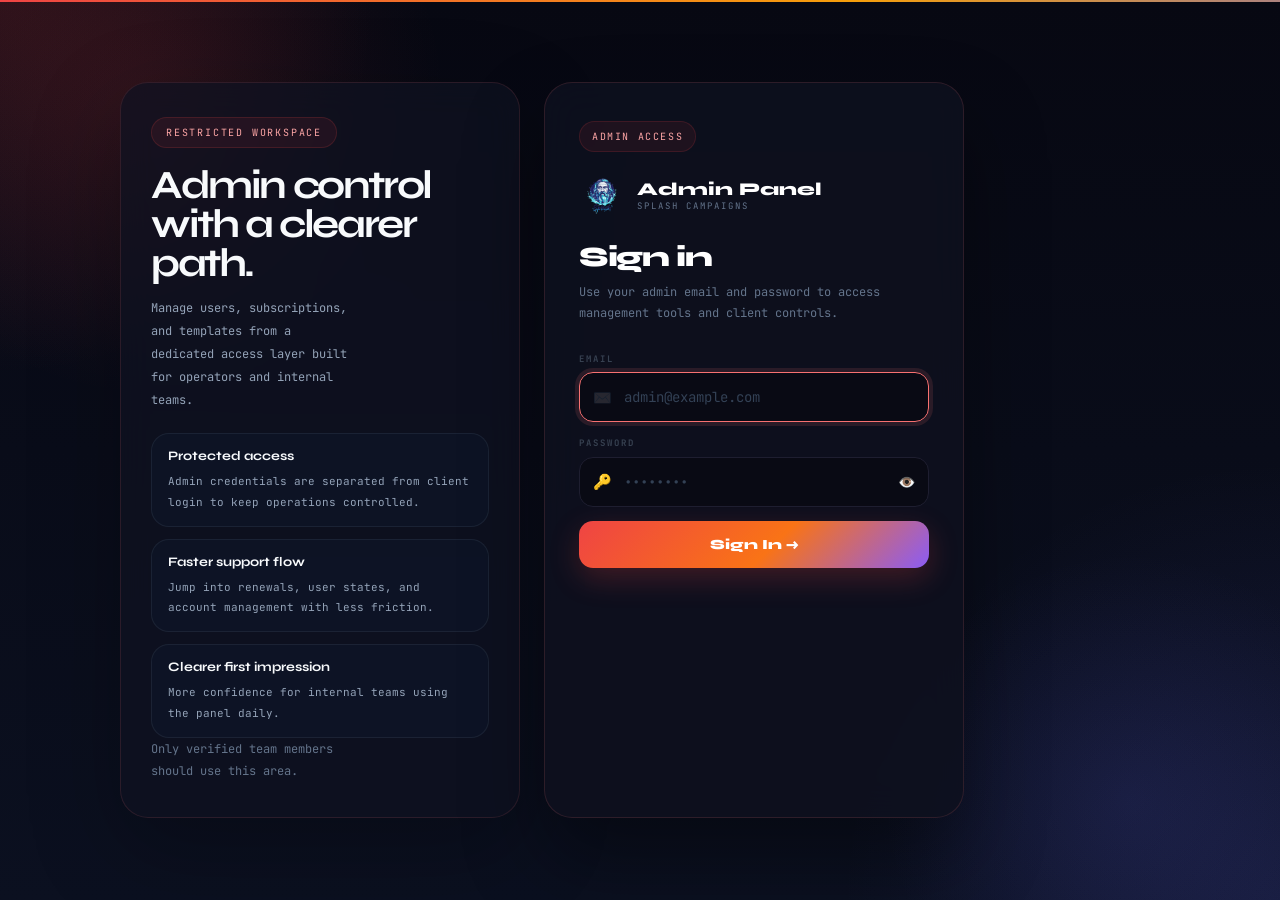
<file: admin/index.html>
<!doctype html><html lang="en"><head><meta charset="utf-8"/><meta name="viewport" content="width=device-width,initial-scale=1"/><meta name="description" content="Splash Campaigns Admin Web"/><title>Splash Campaigns Admin</title><script defer="defer" src="./static/js/main.e5f4a814.js"></script><link href="./static/css/main.dbebc66d.css" rel="stylesheet"></head><body><noscript>You need to enable JavaScript to run this app.</noscript><div id="root"></div></body></html>
</file>
<file: admin/static/css/main.dbebc66d.css>
#root,body,html{margin:0;min-height:100%}body{background:#07101f}button,input,select,textarea{font:inherit}.admin-web-loading{align-items:center;background:radial-gradient(circle at top left,#22d3ee24,#0000 22%),radial-gradient(circle at bottom right,#6366f124,#0000 24%),linear-gradient(180deg,#060b14,#0b1220);display:flex;justify-content:center;min-height:100vh;padding:24px}.admin-web-loading-card{background:#090e1be0;border:1px solid #60a5fa24;border-radius:28px;box-shadow:0 32px 80px #00000047;padding:32px 28px;text-align:center;width:min(420px,100%)}.admin-web-loading-logo{height:72px;margin-bottom:16px;object-fit:contain;width:72px}.admin-web-loading-title{color:#f8fafc;font-family:Segoe UI,sans-serif;font-size:24px;font-weight:700;margin-bottom:8px}.admin-web-loading-copy{color:#8aa0c5;font-family:Segoe UI,sans-serif;font-size:14px}
/*# sourceMappingURL=main.dbebc66d.css.map*/
</file>
